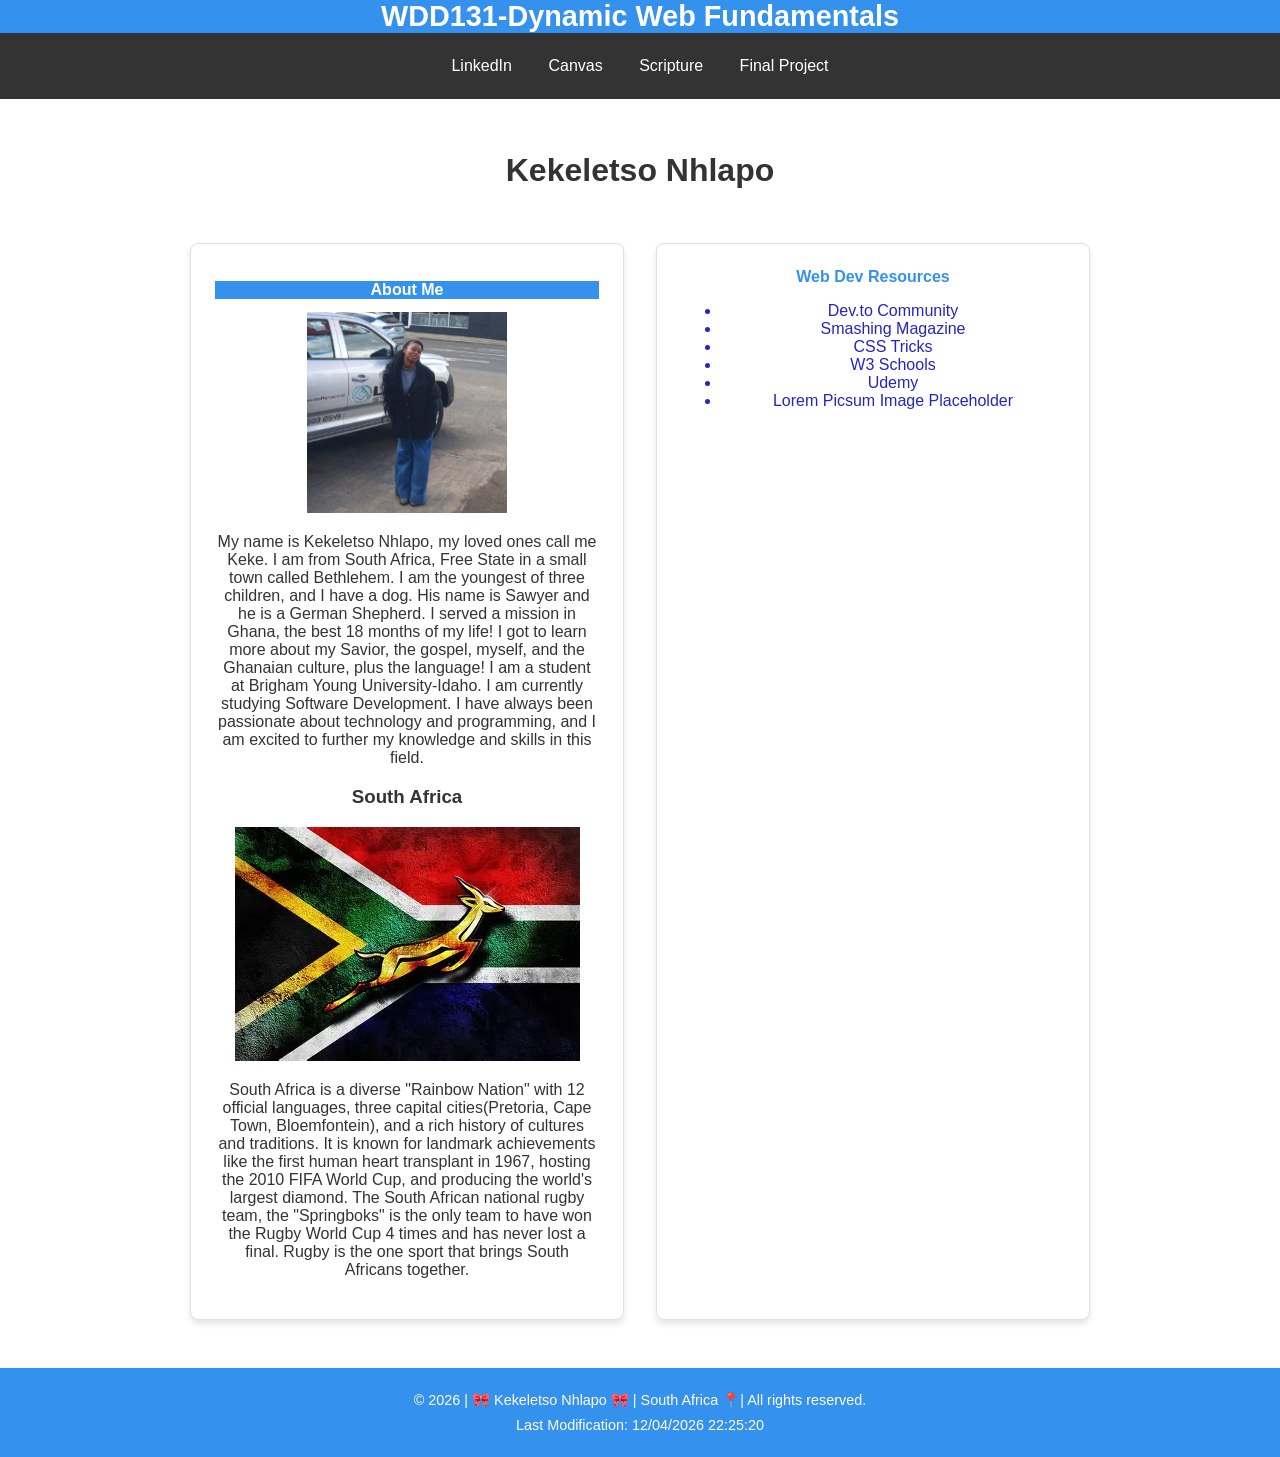
<file: index.html>
<!DOCTYPE html>
<html lang="en-US">
    <head>
        <meta charset="utf-8">
        <meta name="viewport" content="width=device-width, initial-scale=1.0">
        <title>WDD131-Dynamic Web Fundamentals - Kekeletso Nhlapo</title>
        <meta name="description" content="WDD131-Dynamic Web Fundamentals home page for Kekeletso Nhlapo">
        <meta name="author" content="KEKELETSO NHLAPO">

        <link rel="preconnect" href="https://fonts.googleapis.com">
        <link rel="preconnect" href="https://fonts.gstatic.com" crossorigin>
        <link href="https://fonts.googleapis.com/css2?family=Xanh+Mono:ital@0;1&display=swap" rel="stylesheet">

        <link rel="stylesheet" href="styles/base.css">
        <script src="scripts/getdates.js" defer></script>
 
    </head>
    <body>
        <header>
            <span id="course-title"> WDD131-Dynamic Web Fundamentals</span>
            <nav>
                <a href="https://www.linkedin.com/in/kekeletso-bt-b12aaa365?utm_source=share&utm_campaign=share_via&utm_content=profile&utm_medium=android_app">LinkedIn</a>
                <a href="https://byupw.instructure.com/">Canvas</a>
                <a href="https://www.churchofjesuschrist.org/study/scriptures/bofm/alma/5?lang=eng&id=intro1-p19#intro1 ">Scripture</a>
                <a href="#">Final Project</a>
            </nav>
        </header>
        <main>
            <h1>Kekeletso Nhlapo</h1>
            <section class="card">
                <h2>About Me</h2>
                <img src="images/profile2.png" alt="Profile picture of Kekeletso Nhlapo" width="200">
                <p>My name is Kekeletso Nhlapo, my loved ones call me Keke. I am from South Africa, Free State in a small town called Bethlehem. I am the youngest of three children, and I have a dog. His name is Sawyer and he is a German Shepherd. I served a mission in Ghana, the best 18 months of my life! I got to learn more about my Savior, the gospel, myself, and the Ghanaian culture, plus the language! I am a student at Brigham Young University-Idaho. I am currently studying Software Development. I have always been passionate about technology and programming, and I am excited to further my knowledge and skills in this field.</p>
            
                <h3>South Africa</h3>
                <img src="images/southafricanflag.webp" alt="Picture of the official South African Flag">
                <p>South Africa  is a diverse "Rainbow Nation" with 12 official languages, three capital cities(Pretoria, Cape Town, Bloemfontein), and a rich history of cultures and traditions. It is known for landmark achievements like the first human heart transplant in 1967, hosting the 2010 FIFA World Cup, and producing the world's largest diamond. The South African national rugby team, the "Springboks" is the only team to have won the Rugby World Cup 4 times and has never lost a final. Rugby is the one sport that brings South Africans together.</p>
            </section>
            <section class="card">
                <h4>Web Dev Resources</h4>
                
                    <ul>
                        <li>Dev.to Community</li>
                        <li>Smashing Magazine</li>
                        <li>CSS Tricks</li>
                        <li>W3 Schools</li>
                        <li>Udemy</li>
                        <li>Lorem Picsum Image Placeholder</li>
                    </ul>
                
            </section>
        </main>
        <footer>
            <p>© <span id="current-year"></span> | 🎀 Kekeletso Nhlapo 🎀 | South Africa 📍| All rights reserved.</p>
            <p><span id="last-modified"></span></p>
        </footer>
    </body>
</html>
</file>
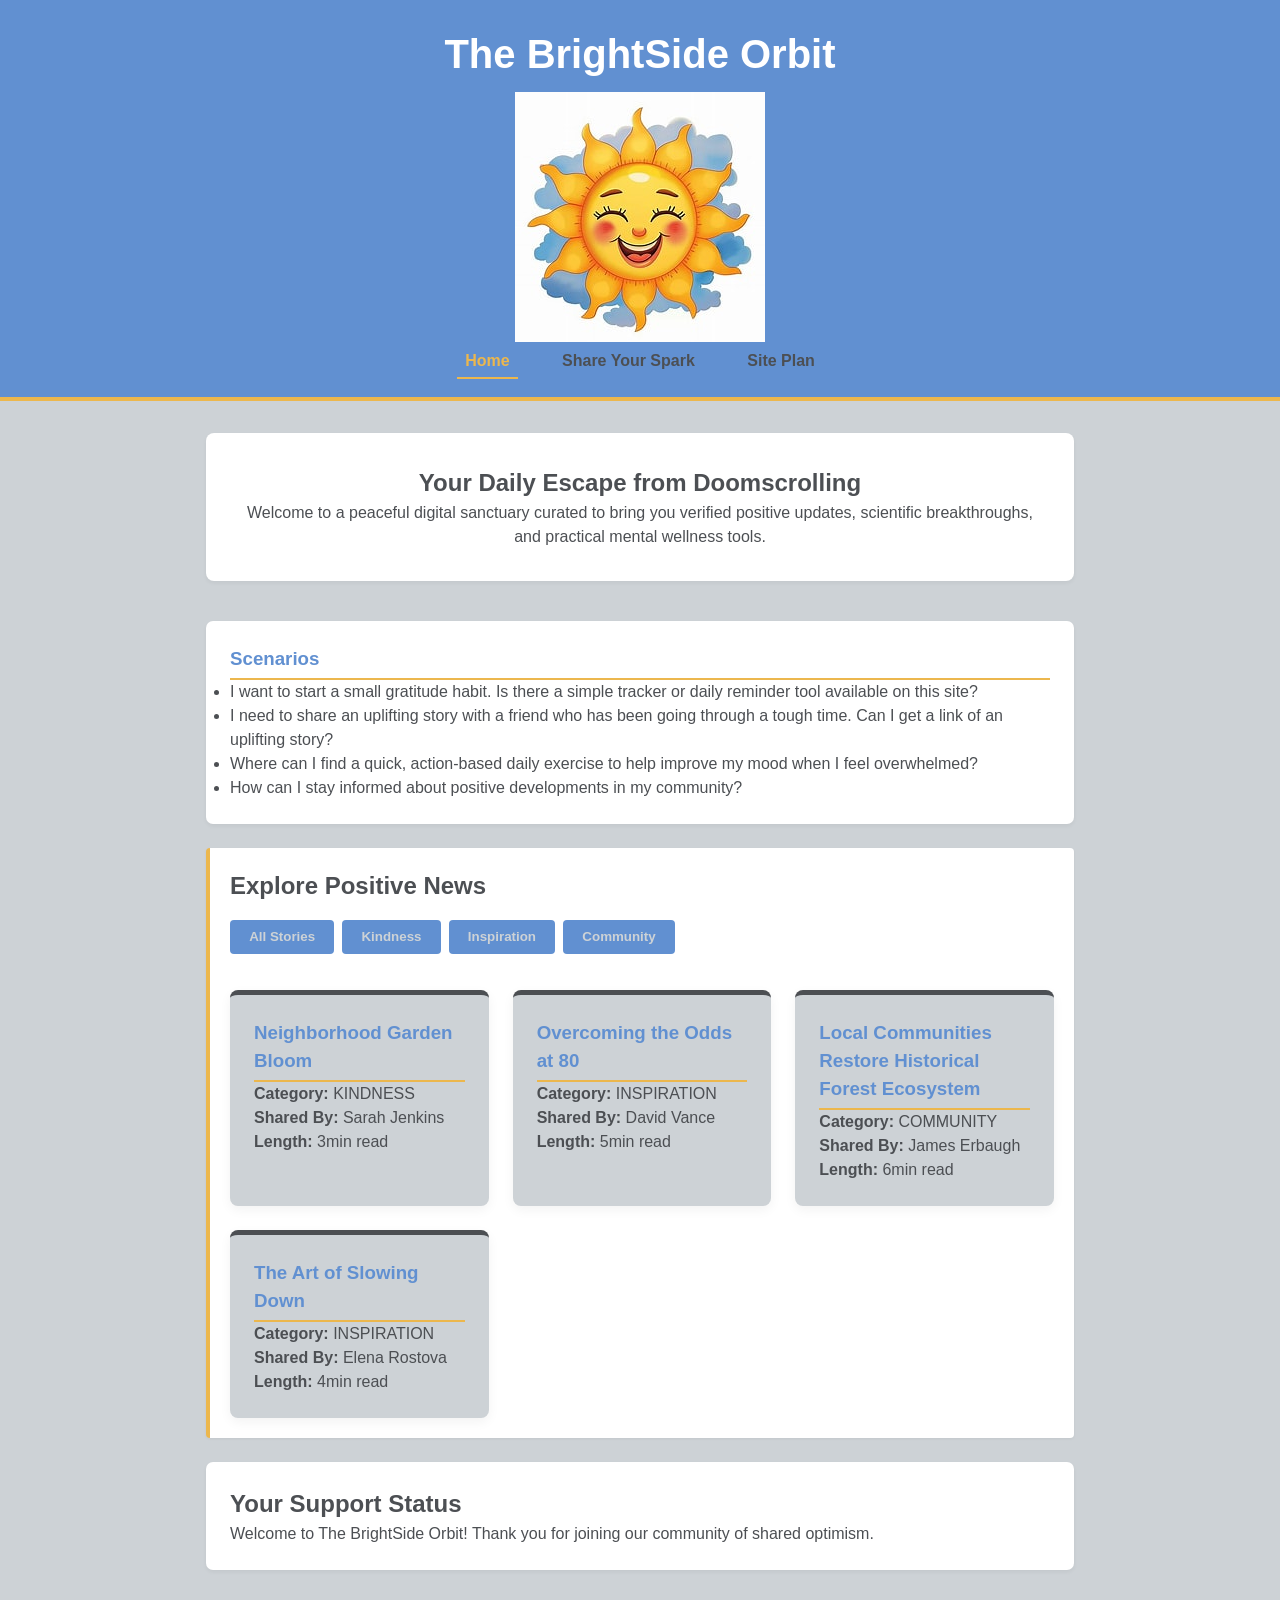
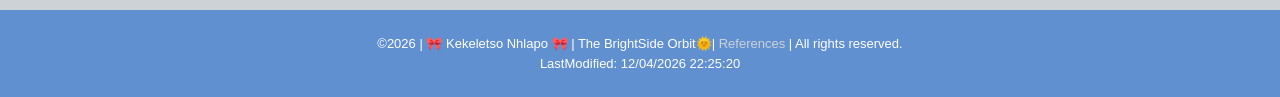
<file: project/index.html>
<!DOCTYPE html>
<html lang="en-US">
<head>
    <meta charset="UTF-8">
    <meta name="viewport" content="width=device-width, initial-scale=1.0">
    <title>The BrightSide Orbit | Optimism Hub</title>
    <meta name="description" content="An interactive mental training platform focused on realistic optimism tools.">
    <meta name="author" content="Kekeletso Nhlapo">

    <link rel="preconnect" href="https://fonts.googleapis.com">
    <link rel="preconnect" href="https://fonts.gstatic.com" crossorigin>
    <link href="https://fonts.googleapis.com/css2?family=Xanh+Mono:ital@0;1&display=swap" rel="stylesheet">

    <link rel="stylesheet" href="styles/project.css">
    <script src="scripts/project.js" defer></script>
    </head>
    <body>
        <header>
            <div class="logo-container">
                <h1>The BrightSide Orbit</h1>
                <img src="images/siteplan.png" alt="The BrightSide Orbit Site Logo." loading="lazy">
            </div>
            <nav>
                <a href="index.html" class="active">Home</a>
                <a href="form.html">Share Your Spark</a>
                <a href="siteplan.html">Site Plan</a>
            </nav>
        </header>
        <main>
            <section id="hero">
                <h2>Your Daily Escape from Doomscrolling</h2>
                <p>Welcome to a peaceful digital sanctuary curated to bring you verified positive updates, scientific breakthroughs, and practical mental wellness tools.</p>
            </section>

            <section id="scenarios">
                <h3>Scenarios</h3>
                <ul>
                    <li>I want to start a small gratitude habit. Is there a simple tracker or daily reminder tool available on this site?</li>
                    <li>I need to share an uplifting story with a friend who has been going through a tough time. Can I get a link of an uplifting story? </li>
                    <li>Where can I find a quick, action-based daily exercise to help improve my mood when I feel overwhelmed?</li>
                    <li>How can I stay informed about positive developments in my community?</li>
                </ul>
            </section>

            <section id="dashboard">
                <h2>Explore Positive News</h2>
                <div id="filter-controls">
                    <button data-type="all">All Stories</button>
                    <button data-type="kindness">Kindness</button>
                    <button data-type="inspiration">Inspiration</button>
                    <button data-type="community">Community</button>
                </div>
                <div id="event-container" class="grid-container"></div>
            </section>
            <section id="status-panel">
                <h2>Your Support Status</h2>
                <p id="visit-counter">Loading greeting...</p>
            </section>
        </main>
        <footer>
            <p>&copy;<span id="year"></span> | 🎀 Kekeletso Nhlapo 🎀 | The BrightSide Orbit🌞| <a href="references.html">References</a> | All rights reserved.</p>
            <p>LastModified: <span id="lastModified"></span></p>
        </footer>
        </body>
        </html>
</file>
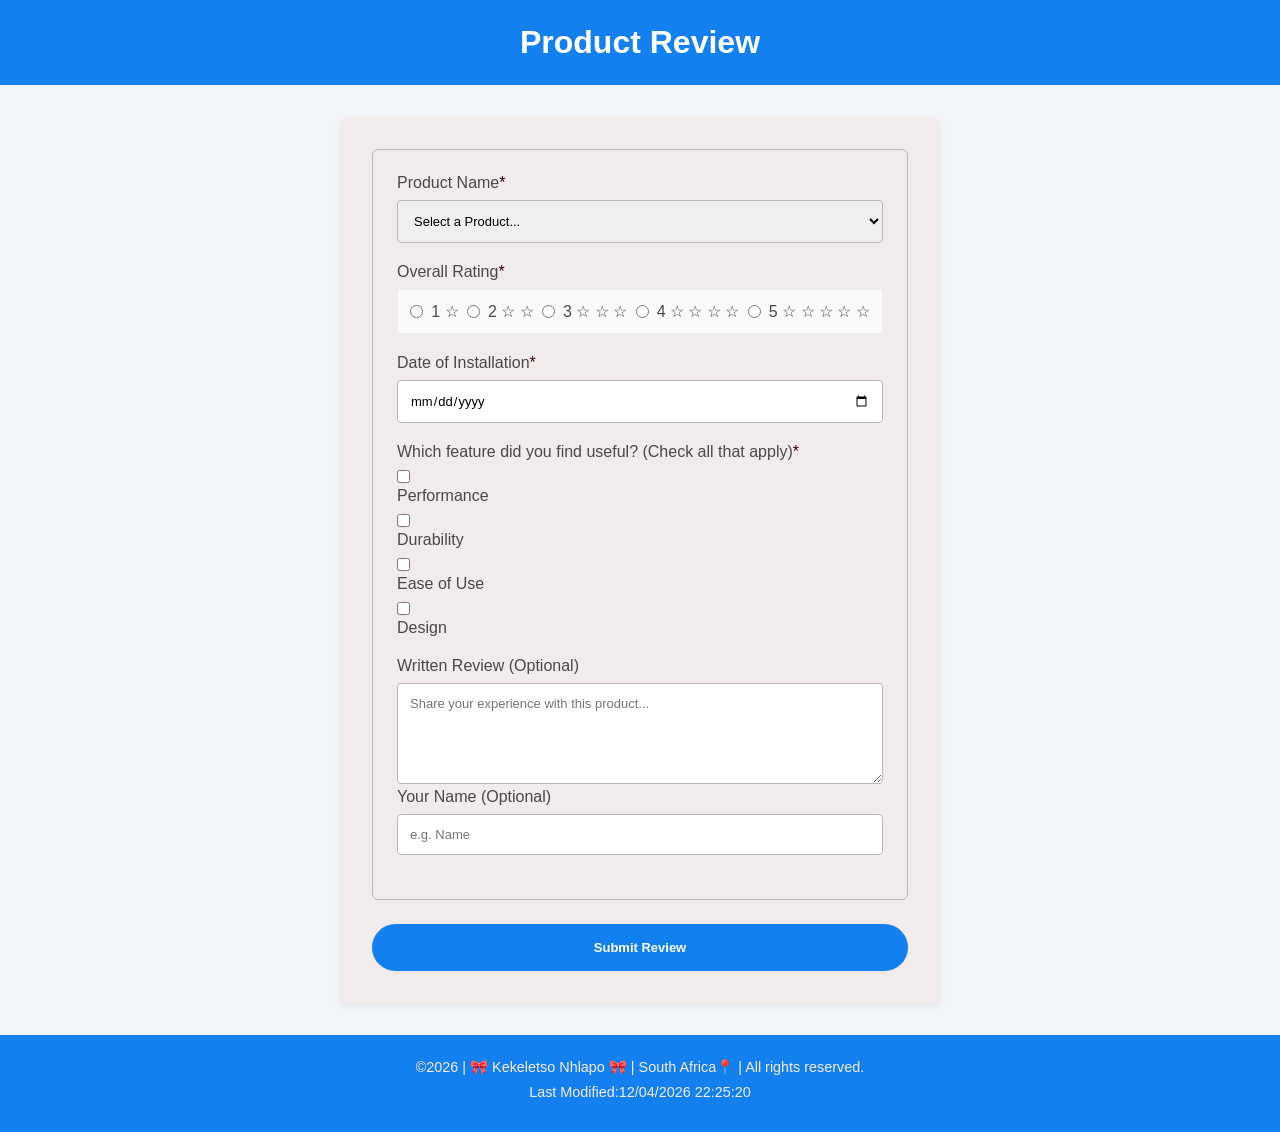
<file: form.html>
<!DOCTYPE html>
<html lang="en-US">
    <head>
        <meta charset="utf-8">
        <meta name="viewport" content="width=device-width, initial-scale=1.0">
        <title>Product Review Form</title>
        <meta name="description" content="An interactive Product Review Form Assignment built for WDD131 web fronted development course at BYU-Idaho.">
        <meta name="author" content="Kekeletso Nhlapo">

        <link rel="stylesheet" href="styles/form.css">
        <script src="scripts/form.js"></script>
    </head>
    <body>
        <header>
            <h1>Product Review</h1>
        </header>
        <main>
            <form method="get" action="review.html">
                <fieldset>
                
                    <div class="form-control">
                        <label for="product-name">Product Name<span class="required">*</span></label>
                        <select id="product-name" name="ProductName" required>
                            <option value="" disabled selected>Select a Product...</option>
                        </select>
                    </div>

                    <div class="form-control">
                        <label id="rating">Overall Rating<span class="required">*</span></label>
                        <div class="rating-container">
                            <input type="radio" id="star1" name="rating" value="1" required>
                            <label for="star1"><span class="star-label">1 &star;</span></label>
    
                            <input type="radio" id="star2" name="rating" value="2" required>
                            <label for="star2"><span class="star-label">2 &star; &star;</span></label>

                            <input type="radio" id="star3" name="rating" value="3" required>
                            <label for="star3"><span class="star-label">3 &star; &star; &star;</span></label>

                            <input type="radio" id="star4" name="rating" value="4" required>
                            <label for="star4"><span class="star-label">4 &star; &star; &star; &star;</span></label>

                            <input type="radio" id="star5" name="rating" value="5" required>
                            <label for="star5"><span class="star-label">5 &star; &star; &star; &star; &star;</span></label>
                        </div>
                    </div>

                    <div class="form-control">
                        <label for="date-installation">Date of Installation<span class="required">*</span></label>
                        <input type="date" id="date-installation" name="dateInstallation" required>
                    </div>

                    <div class="form-control">
                        <label id="features">Which feature did you find useful? (Check all that apply)<span class="required">*</span></label>

                            <input type="checkbox" id="featPerformance" name="features">
                            <label for="featPerformance">Performance</label>

                            <input type="checkbox" id="featDurability" name="feature">
                            <label for="featDurability">Durability</label>

                            <input type="checkbox" id="featEaseofUse" name="feature">
                            <label for="featEaseofUse">Ease of Use</label>

                            <input type="checkbox" id="featDesign" name="feature">
                            <label for="featDesign">Design</label>
                    </div>

                    <div class="form-control">
                        <label for="writtenReview">Written Review (Optional)</label>
                        <textarea id="writtenReview" name="writtenReview" rows="5" placeholder="Share your experience with this product..."></textarea>

                        <label for="userName">Your Name (Optional)</label>
                        <input type="text" id="userName" name="userName" placeholder="e.g. Name">
                    </div>
                </fieldset>   

                <input type="submit" value="Submit Review" class="submit-btn">
            </form>
        </main>
        <footer>
            <p>&copy;<span id="year"></span> | 🎀 Kekeletso Nhlapo 🎀 | South Africa📍 | All rights reserved.</p>
            <p>Last Modified:<span id="lastModified"></span></p>
        </footer>
    </body>
</html>
</file>
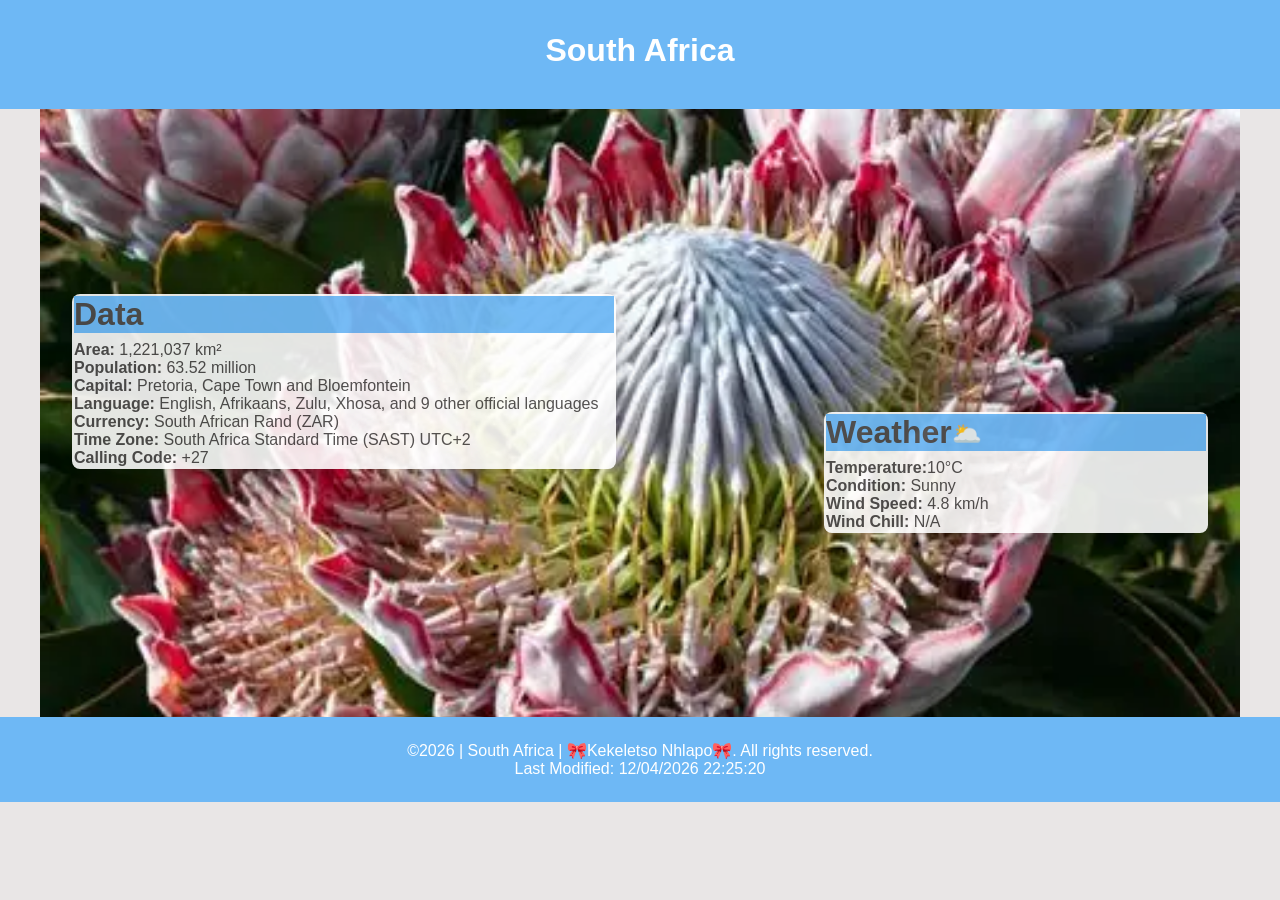
<file: place.html>
<!DOCTYPE html>
<html lang="en-US">
    <head>
        <meta charset="utf-8">
        <meta name="viewport" content="width=device-width, initial-scale=1.0">
        <title>Discover South Africa</title>
        <meta name="description" content="WDD 131 assignment showing data, weather, and highlights of South Africa.">
        <meta name="author" content="Kekeletso Nhlapo.">

        <link rel="stylesheet" href="styles/place.css">
        <link rel="stylesheet" href="styles/place-large.css">

        <script src="scripts/place.js" defer></script>
    </head>
    <body>
        <header>
            <h1>South Africa</h1>
        </header>
        <main>

            <div class="hero">
                <picture>
                    <img src="images/hero-medium.webp" alt="South Africa's national flower">
                </picture>

                <section class="data-card">
                    <h2>Data</h2>
                    <p><strong>Area:</strong> 1,221,037 km²</p>
                    <p><strong>Population:</strong> 63.52 million</p>
                    <p><strong>Capital:</strong> Pretoria, Cape Town and Bloemfontein</p>
                    <p><strong>Language:</strong> English, Afrikaans, Zulu, Xhosa, and 9 other official languages</p>
                    <p><strong>Currency:</strong> South African Rand (ZAR)</p>
                    <p><strong>Time Zone:</strong> South Africa Standard Time (SAST) UTC+2</p>
                    <p><strong>Calling Code:</strong> +27</p>
                </section>

                <section class="weather-card">
                    <h2 class="weather-title">Weather</h2>
                    <p><strong>Temperature:</strong><span id="temp">10</span>°C</p>
                    <p><strong>Condition:</strong> Sunny</p>
                    <p><strong>Wind Speed:</strong><span id="wind-speed"> 4.8</span> km/h</p>
                    <p id="Wind-chill"><strong>Wind Chill:</strong> N/A</p>
                </section>
            </div>
        </main>
        <footer>
            <p>©️<span id="current-year"></span> | South Africa | 🎀Kekeletso Nhlapo🎀. All rights reserved.</p>
            <p class="last-modified">Last Modified: <span id="lastModified"></span></p>
        </footer>
    </body>
    </html>
</file>
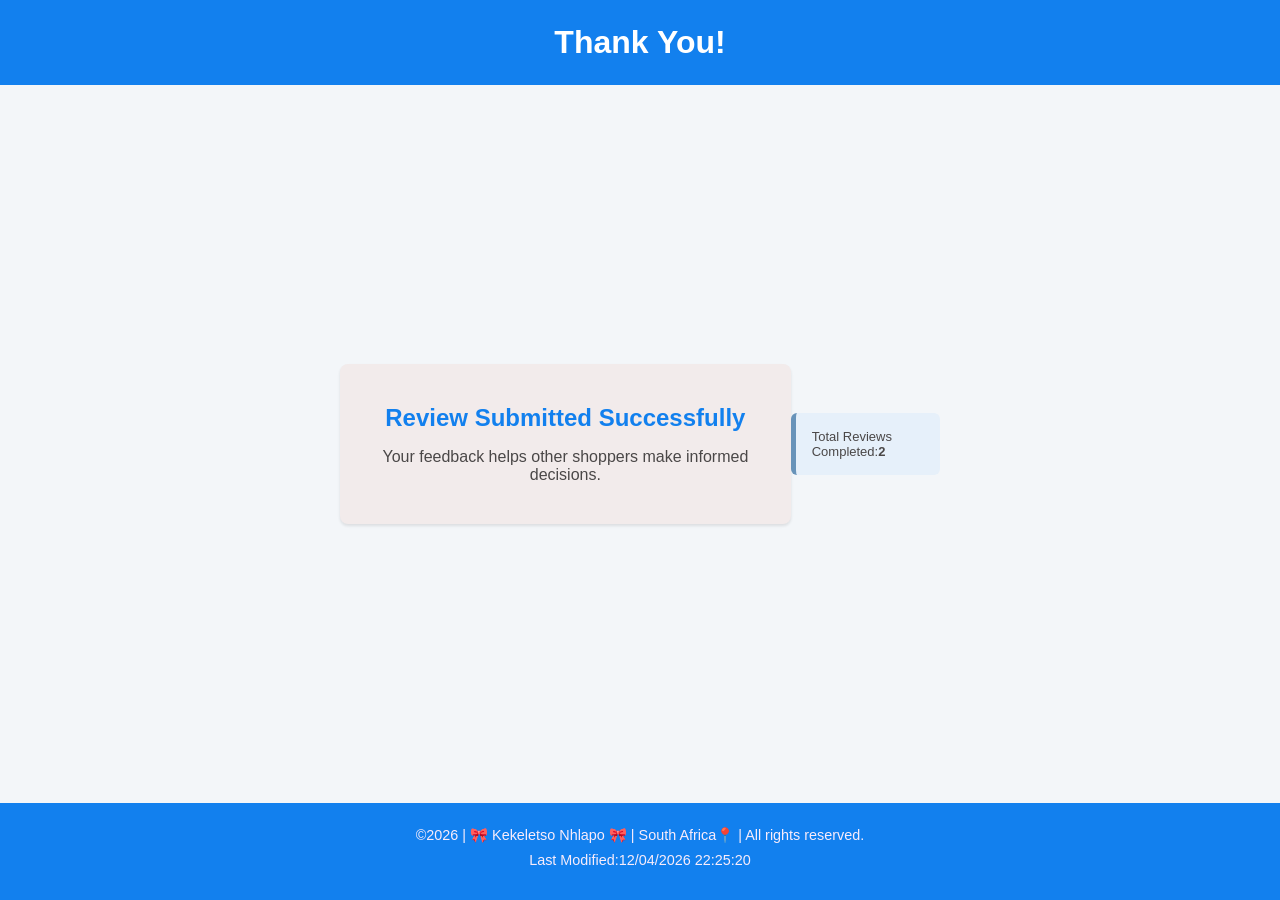
<file: review.html>
<!DOCTYPE html>
<html lang="en-US">
    <head>
        <meta charset="utf-8">
        <meta name="viewport" content="width=device-width, initial-scale=1.0">
        <title>Product Review Form</title>
        <meta name="description" content="An interactive Product Review Form Assignment built for WDD131 web fronted development course, featuring semantic HTML5 markup and dynamic element population at BYU-Idaho.">
        <meta name="author" content="Kekeletso Nhlapo">

        <link rel="stylesheet" href="styles/form.css">
        <script src="scripts/review.js" defers></script>
    </head>
    <body>
        <header>
            <h1>Thank You!</h1>
        </header>
        <main class="confirmation-main">
            <div class="card">
                <h2>Review Submitted Successfully</h2>
                <p>Your feedback helps other shoppers make informed decisions.</p>
            </div>
            <div class="counter-display">
                <p>Total Reviews Completed:<strong id="counter-value">0</strong></p>
                <script src="scripts/review.js" defer></script>
            </div>
        </main>
        <footer>
            <p>&copy;<span id="year"></span> | 🎀 Kekeletso Nhlapo 🎀 | South Africa📍 | All rights reserved.</p>
            <p>Last Modified:<span id="lastModified"></span></p>
        </footer>
    </body>
</file>
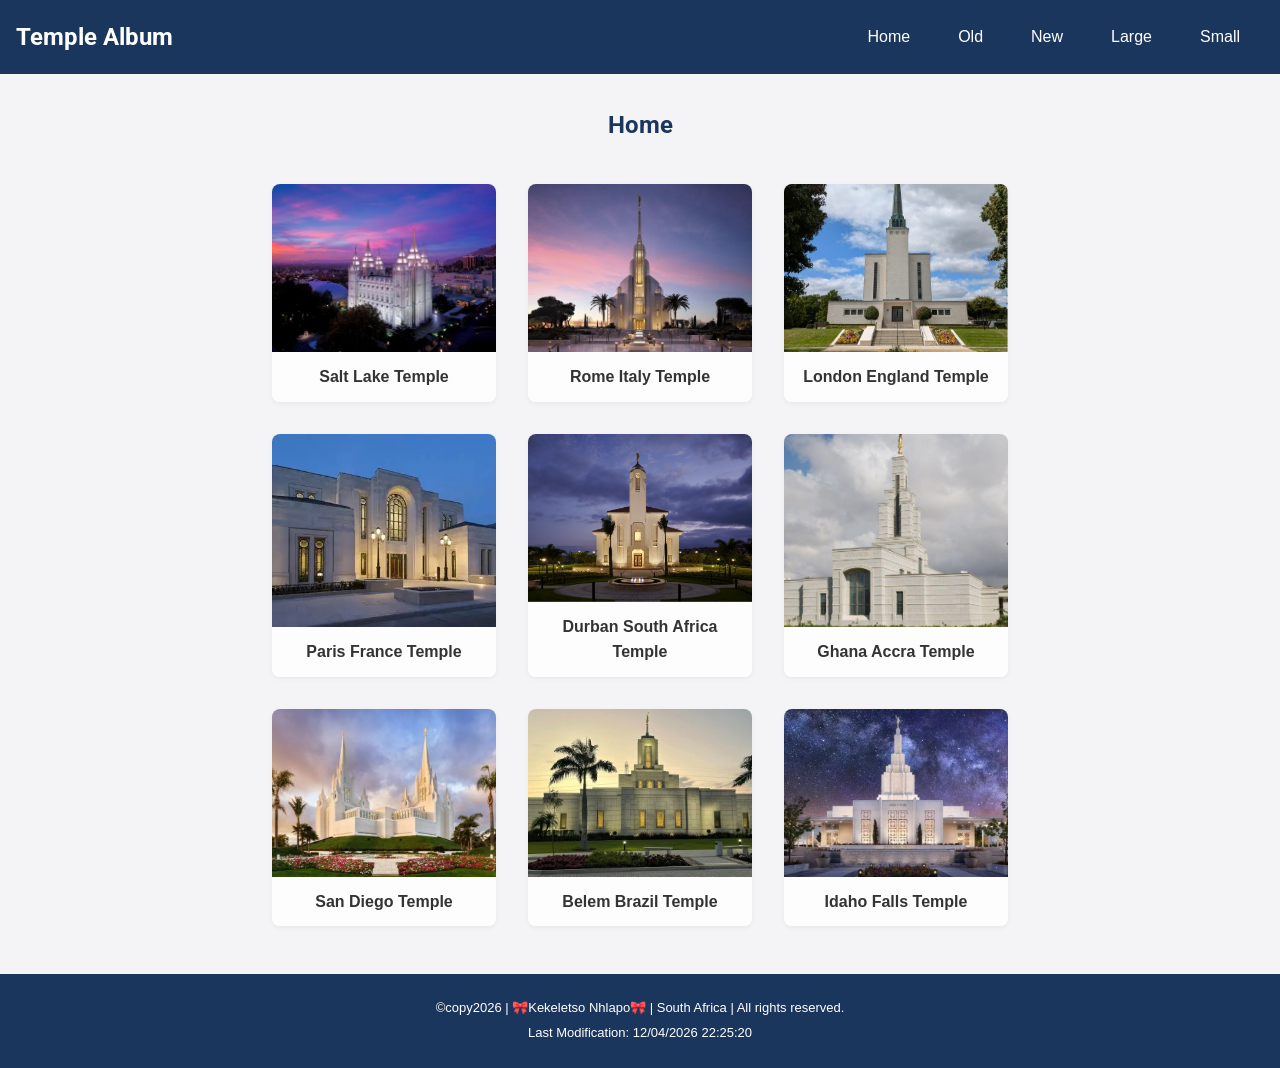
<file: temples.html>
<!DOCTYPE html>
<html lang="en-US">
    <head>
        <meta charset="utf-8">
        <meta name="viewport" content="width=device-width, initial-scale=1.0">
        <title>WDD131 | Temple Album</title>
        <meta name="description" content="A responsive temple album page featuring a grid layout that adjusts to different screen sizes and lazy loading for images to improve performance.">
        <meta name="author" content="Kekeletso Nhlapo">

        <link rel="preconnect" href="https://fonts.googleapis.com">
        <link rel="preconnect" href="https://fonts.gstatic.com" crossorigin>
        <link href="https://fonts.googleapis.com/css2?family=Roboto:wght@300;400;700&display=swap" rel="stylesheet">

        <link rel="stylesheet" href="styles/temples.css">
        <link rel="stylesheet" href="styles/temples-large.css">

        <script src="scripts/temples.js" defer></script>
    </head>
    <body>
        <header>
            <h1>Temple Album</h1>
            <button id="hamburger-btn" aria-label="Toggle navigation menu">&#9776;</button>
            <nav>
                <ul id="nav-list">
                    <li><a href="#">Home</a></li>
                    <li><a href="#">Old</a></li>
                    <li><a href="#">New</a></li>
                    <li><a href="#">Large</a></li>  
                    <li><a href="#">Small</a></li>
                </ul>
            </nav>
        </header>
        <main>
            <h2>Home</h2>
            <div class="gallery-grid">
                <figure>
                    <img src="images/temple1.jpg" alt="Salt Lake Temple" loading="lazy">
                    <figcaption>Salt Lake Temple</figcaption>
                </figure>
                <figure>
                    <img src="images/temple2.jpg" alt="Rome Italy Temple" loading="lazy">
                    <figcaption>Rome Italy Temple</figcaption>
                </figure>
                <figure>
                    <img src="images/temple3.jpg" alt="London England Temple" loading="lazy">
                    <figcaption>London England Temple</figcaption>
                </figure>
                <figure>
                    <img src="images/temple4.jpg" alt="Paris France Temple" loading="lazy">
                    <figcaption>Paris France Temple</figcaption>
                </figure>
                <figure>
                    <img src="images/temple5.jpg" alt="Durban South Africa Temple" loading="lazy">
                    <figcaption>Durban South Africa Temple</figcaption>
                </figure>
                <figure>
                    <img src="images/temple6.jpg" alt="Ghana Accra Temple" loading="lazy">
                    <figcaption>Ghana Accra Temple</figcaption>
                </figure>
                <figure>
                    <img src="images/temple7.jpg" alt="San Diego Temple" loading="lazy">
                    <figcaption>San Diego Temple</figcaption>
                </figure>
                <figure>
                    <img src="images/temple8.jpg" alt="Belem Brazil Temple" loading="lazy">
                    <figcaption>Belem Brazil Temple</figcaption>
                </figure>
                <figure>
                    <img src="images/temple9.jpg" alt="Idaho Falls Temple" loading="lazy">
                    <figcaption>Idaho Falls Temple</figcaption>
                </figure>
            </div>
        </main>
        <footer>
            <p>©️copy<span id="current-year"></span> | 🎀Kekeletso Nhlapo🎀 | South Africa | All rights reserved.</p>
            <p><span id="lastModified"></span></p>
        </footer>
    </body>
</html>
</file>
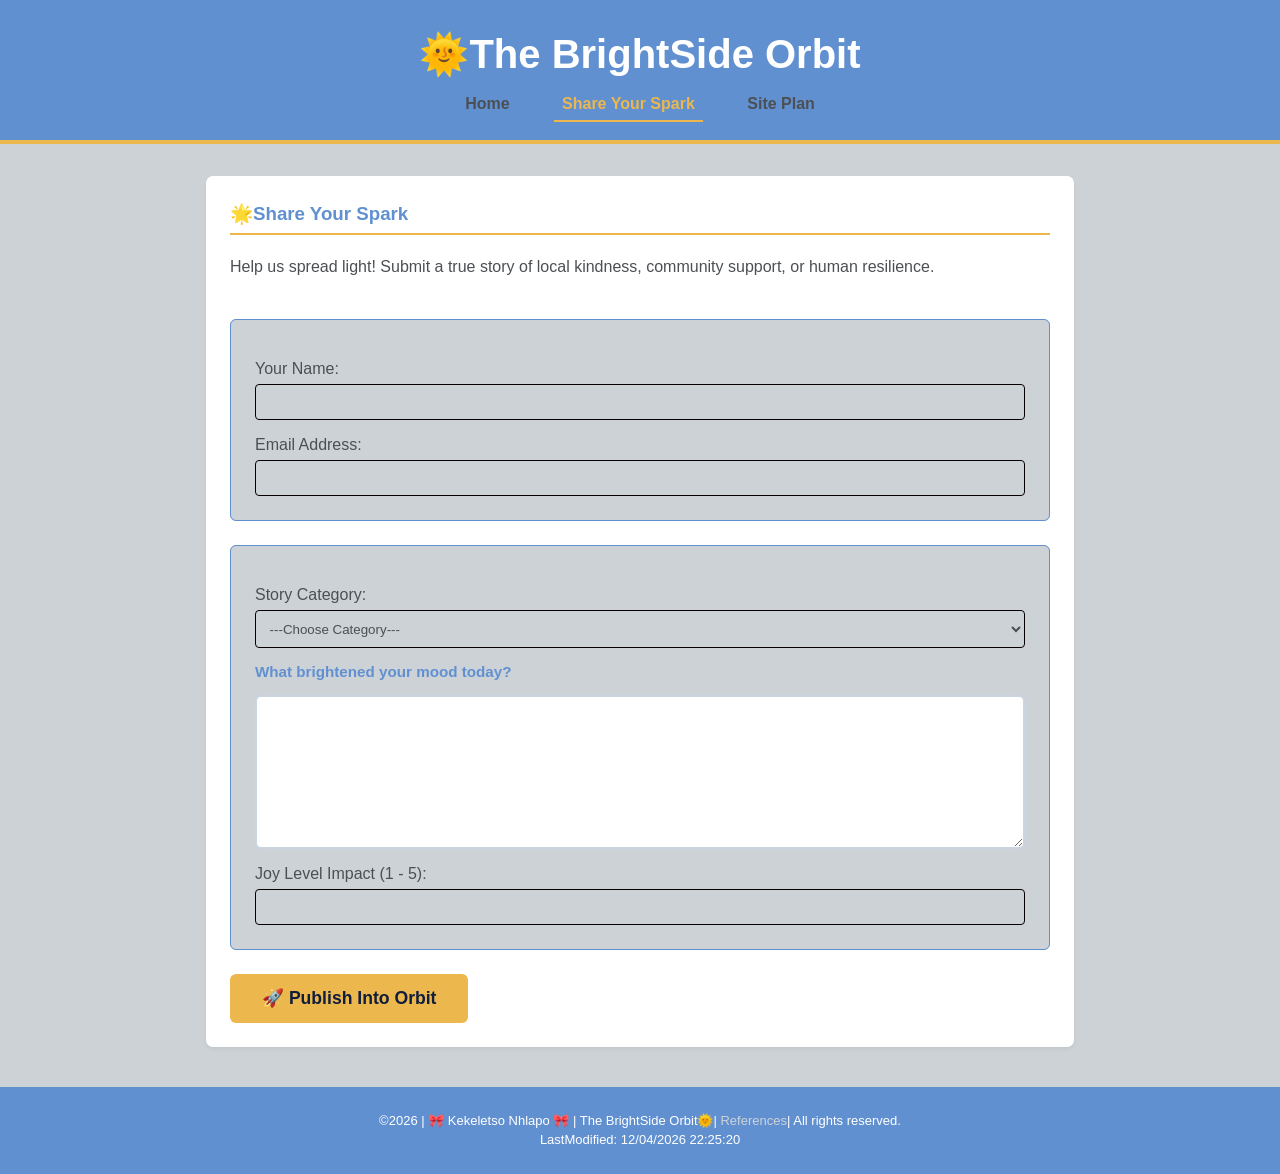
<file: project/form.html>
<!DOCTYPE html>
<html lang="en-US">
<head>
    <meta charset="UTF-8">
    <meta name="viewport" content="width=device-width, initial-scale=1.0">
    <title>The BrightSide Orbit | Share Your Story</title>
    <meta name="description" content="An interactive mental training platform focused on realistic optimism tools.">
    <meta name="author" content="Kekeletso Nhlapo">

    <link rel="preconnect" href="https://fonts.googleapis.com">
    <link rel="preconnect" href="https://fonts.gstatic.com" crossorigin>
    <link href="https://fonts.googleapis.com/css2?family=Xanh+Mono:ital@0;1&display=swap" rel="stylesheet">

    <link rel="stylesheet" href="styles/project.css">
    <script src="scripts/project.js" defer></script>
</head>
<body>
    <header>
        <h1>🌞The BrightSide Orbit</h1>
        <nav>
            <a href="index.html">Home</a>
            <a href="form.html" class="active">Share Your Spark</a>
            <a href="siteplan.html">Site Plan</a>
        </nav>
    </header>
    <main>
        <section class="form-container">
                <h3>🌟Share Your Spark</h3>
                <p>Help us spread light! Submit a true story of local kindness, community support, or human resilience.</p>
                <div class="form-feedback" role="status" aria-live="polite"></div>
                <form id="sighting-form"   action="index.html" method="get">

                    <fieldset>
                        <label for="observer-name">Your Name: </label>
                        <input type="text" id="observer-name" name="observerName" required>
                    
                        <label for="observer-email">Email Address: </label>
                        <input type="email" id="observer-email" name="observerEmail" required>
                    </fieldset>

                    <fieldset>
                        <label for="object-type">Story Category: </label>
                        <select id="object-type" name="objectType" required>
                            <option value="">---Choose Category---</option>
                            <option value="kindness">Acts of Kindness❤️‍🩹</option>
                            <option value="inspiration">Inspirational Personal Milestones🌱</option>
                            <option value="innovations">Medical & Tech Advancements🔬</option>
                            <option value="community">Neighborhood Unity🫂</option>
                        </select>

                        <div class="form-group">
                        <label for="story-content">What brightened your mood today?</label>
                        <textarea id="story-content" name="storyContent" rows="10" required></textarea>
                        </div>
                    
                        <label for="sky-conditions">Joy Level Impact (1 - 5): </label>
                        <input type="number" id="sky-conditions" name="skyConditions" min="1" max="5" required>
                    </fieldset>
                    <button type="submit" class="submit-btn">🚀 Publish Into Orbit</button>
                </form>
        </section>
    </main>
    <footer>
        <p>&copy;<span id="year"></span> | 🎀 Kekeletso Nhlapo 🎀 | The BrightSide Orbit🌞| <a href="references.html">References</a>| All rights reserved.</p>
        <p>LastModified: <span id="lastModified"></span></p>
    </footer>
</body>
</html>
</file>
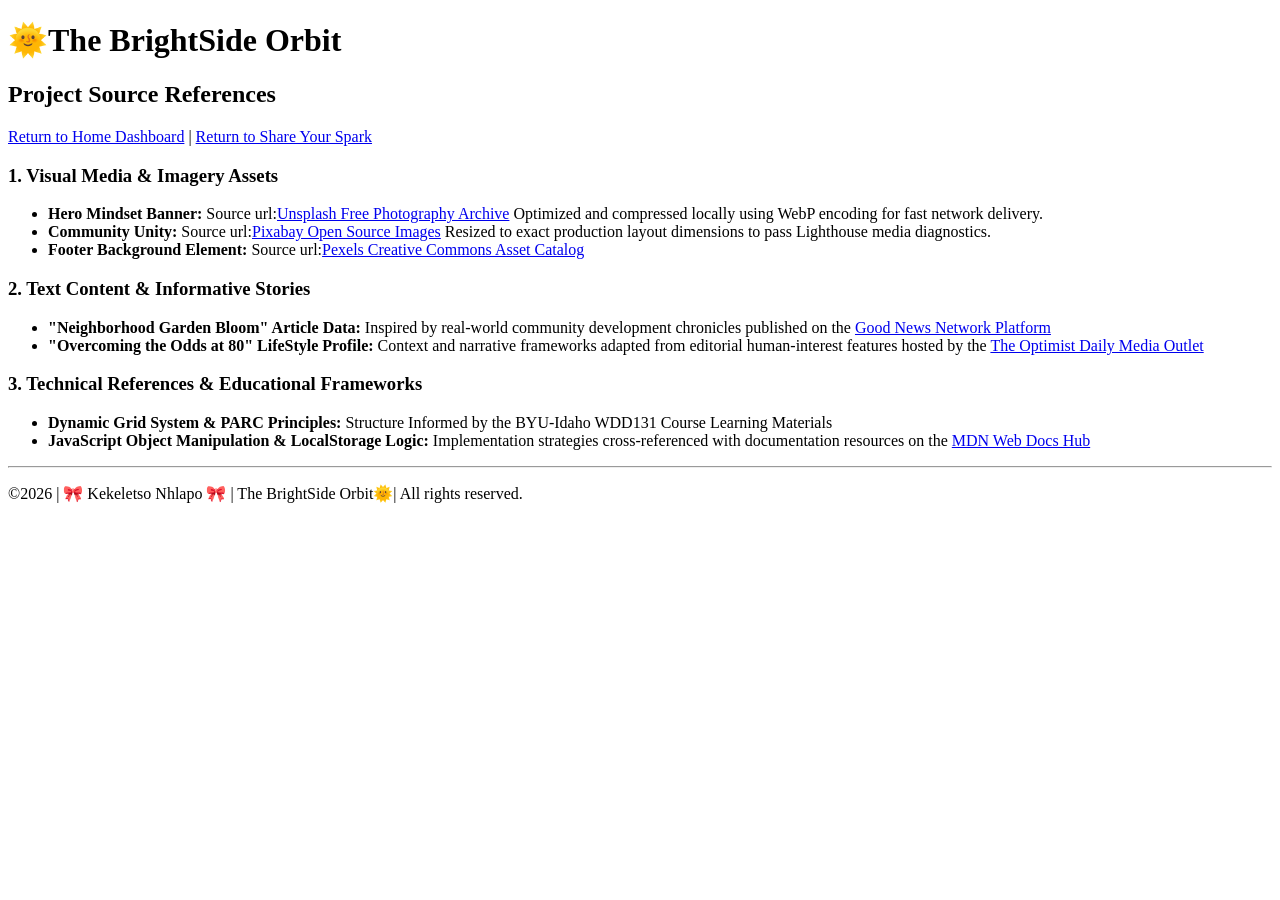
<file: project/references.html>
<!DOCTYPE html>
<html lang="en-US">
<head>
    <meta charset="UTF-8">
    <meta name="viewport" content="width=device-width, initial-scale=1.0">
    <title>The BrightSide Orbit | Source References</title>
    <meta name="description" content="An interactive mental training platform focused on realistic optimism tools.">
    <meta name="author" content="Kekeletso Nhlapo">

    <link rel="preconnect" href="https://fonts.googleapis.com">
    <link rel="preconnect" href="https://fonts.gstatic.com" crossorigin>
    <link href="https://fonts.googleapis.com/css2?family=Xanh+Mono:ital@0;1&display=swap" rel="stylesheet">
</head>
<body>
    <header>
        <h1>🌞The BrightSide Orbit</h1>
        <h2>Project Source References</h2>
        <p><a href="index.html">Return to Home Dashboard</a> | <a href="form.html">Return to Share Your Spark</a></p>
    </header>
    <main>
        <section>
            <h3>1. Visual Media & Imagery Assets</h3>
            <ul>
                <li><strong>Hero Mindset Banner: </strong>
                Source url:<a href="https://unsplash.com" target="_blank" rel="noopener">Unsplash Free Photography Archive</a>
                Optimized and compressed locally using WebP encoding for fast network delivery.</li>
                <li><strong>Community Unity: </strong>
                Source url:<a href="https://pixabay.com" target="_blank" rel="noopener">Pixabay Open Source Images</a>
                Resized to exact production layout dimensions to pass Lighthouse media diagnostics.</li>
                <li><strong>Footer Background Element: </strong>
                Source url:<a href="https://pexels.com" target="_blank" rel="noopener">Pexels Creative Commons Asset Catalog</a></li>
            </ul>
        </section>
        <section>
            <h3>2.  Text Content & Informative Stories</h3>
            <ul>
                <li><strong>"Neighborhood Garden Bloom" Article Data: </strong>
                Inspired by real-world community development chronicles published on the <a href="https://goodnewsnetwork.org" target="_blank" rel="noopener">Good News Network Platform</a></li>
                <li><strong>"Overcoming the Odds at 80" LifeStyle Profile: </strong>
                Context and narrative frameworks adapted from editorial human-interest features hosted by the <a href="https://optimistdaily.com" target="_blank" rel="noopener">The Optimist Daily Media Outlet</a></li>
            </ul>
        </section>
        <section>
            <h3>3. Technical References & Educational Frameworks</h3>
            <ul>
                <li><strong>Dynamic Grid System & PARC Principles: </strong>
                Structure Informed by the BYU-Idaho WDD131 Course Learning Materials</li>
                <li><strong>JavaScript Object Manipulation & LocalStorage Logic: </strong>
                Implementation strategies cross-referenced with documentation resources on the <a href="https://mozilla.org" target="_blank" rel="noopener">MDN Web Docs Hub</a></li>
            </ul>
        </section>
    </main>
    <footer>
        <hr>
        <p>&copy;2026 | 🎀 Kekeletso Nhlapo 🎀 | The BrightSide Orbit🌞| All rights reserved.</p>
    </footer>
</body>
</html>
</file>
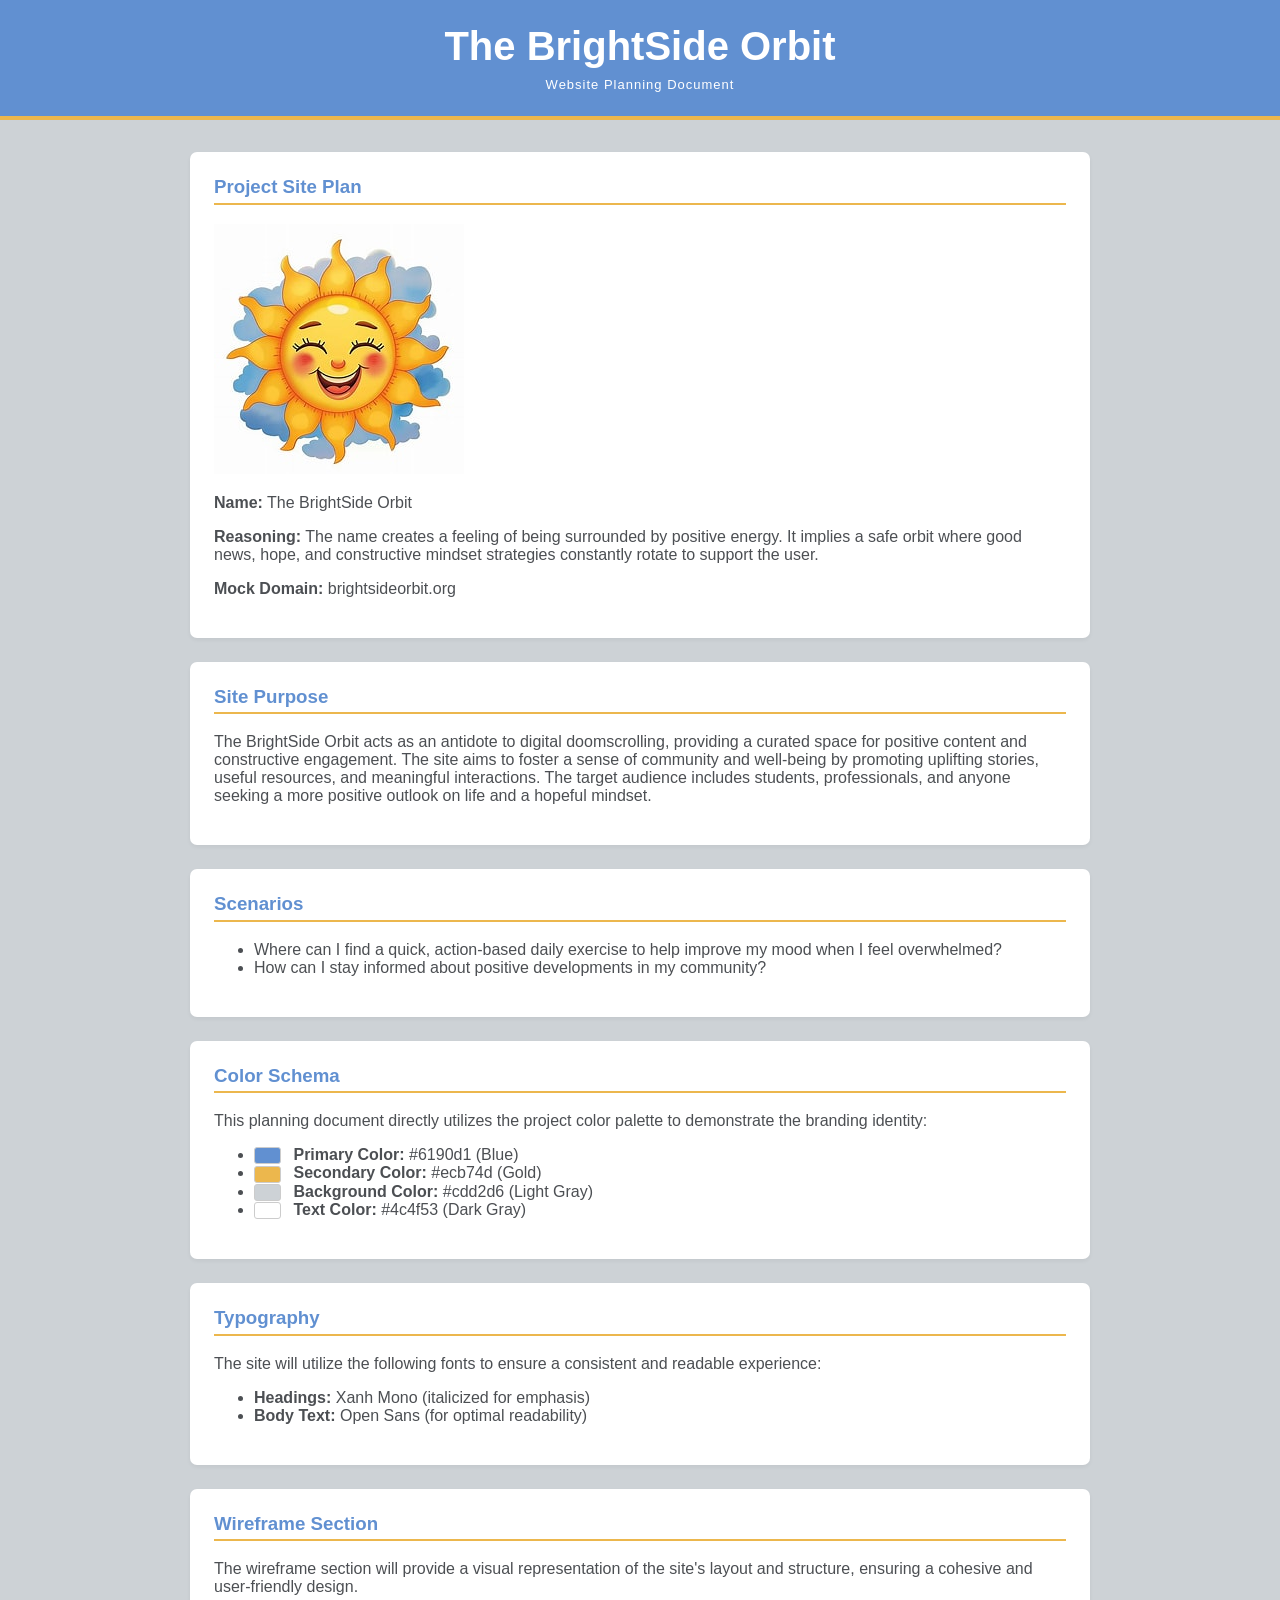
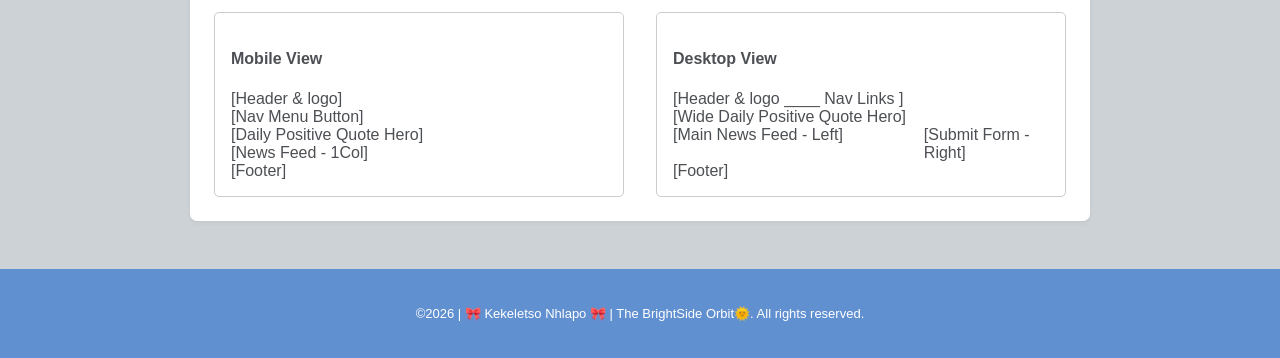
<file: project/siteplan.html>
<!DOCTYPE html>
<html lang="en-US">
<head>
    <meta charset="UTF-8">
    <meta name="viewport" content="width=device-width, initial-scale=1.0">
    <title>The BrightSide Orbit - Site Plan</title>
    <meta name="description" content="An interactive mental training platform focused on realistic optimism tools.">
    <meta name="author" content="Kekeletso Nhlapo">

    <link rel="preconnect" href="https://fonts.googleapis.com">
    <link rel="preconnect" href="https://fonts.gstatic.com" crossorigin>
    <link href="https://fonts.googleapis.com/css2?family=Xanh+Mono:ital@0;1&display=swap" rel="stylesheet">

    <link rel="stylesheet" href="styles/siteplan.css">
</head>
<body>
    <header>
        <h1>The BrightSide Orbit</h1>
        <h2>Website Planning Document</h2>
    </header>
    <main>
        <section>
            <h3>Project Site Plan</h3>
            <img src="images/siteplan.png" alt="The BrightSide Orbit Site Plan Logo">
            <p><strong>Name:</strong> The BrightSide Orbit</p>
            <p><strong>Reasoning:</strong> The name creates a feeling of being surrounded by positive energy. It implies a safe orbit where good news, hope, and constructive mindset strategies constantly rotate to support the user. </p>
            <p><strong>Mock Domain:</strong> brightsideorbit.org</p>
        </section>
        <section>
            <h3>Site Purpose</h3>
            <p>The BrightSide Orbit acts as an antidote to digital doomscrolling, providing a curated space for positive content and constructive engagement. The site aims to foster a sense of community and well-being by promoting uplifting stories, useful resources, and meaningful interactions. The target audience includes students, professionals, and anyone seeking a more positive outlook on life and a hopeful mindset.</p>
        </section>
        <section>
            <h3>Scenarios</h3>
            <ul>
                <li>Where can I find a quick, action-based daily exercise to help improve my mood when I feel overwhelmed?</li>
                <li>How can I stay informed about positive developments in my community?</li>
            </ul>
        </section>
        <section>
            <h3>Color Schema</h3>
            <p>This planning document directly utilizes the project color palette to demonstrate the branding identity:</p>
            <ul>
                <li><span class="color-box primary"></span> <strong>Primary Color:</strong> #6190d1 (Blue)</li>
                <li><span class="color-box secondary"></span> <strong>Secondary Color:</strong> #ecb74d (Gold)</li>
                <li><span class="color-box background"></span> <strong>Background Color:</strong> #cdd2d6 (Light Gray)</li>
                <li><span class="color-box text"></span> <strong>Text Color:</strong> #4c4f53 (Dark Gray)</li>
            </ul>
        </section>
        <section>
            <h3>Typography</h3>
            <p>The site will utilize the following fonts to ensure a consistent and readable experience:</p>
            <ul>
                <li><strong>Headings:</strong> Xanh Mono (italicized for emphasis)</li>
                <li><strong>Body Text:</strong> Open Sans (for optimal readability)</li>
            </ul>
        </section>
        <section>
            <h3>Wireframe Section</h3>
            <p>The wireframe section will provide a visual representation of the site's layout and structure, ensuring a cohesive and user-friendly design.</p>
            <div class="wireframe-container">
                <div class="wireframe-box">
                    <h4>Mobile View</h4>
                    <div class="sketch-rect header-rect">[Header & logo]</div>
                    <div class="sketch-rect nav-rect">[Nav Menu Button]</div>
                    <div class="sketch-rect hero-rect">[Daily  Positive Quote Hero]</div>
                    <div class="sketch-rect content-rect">[News Feed - 1Col]</div>
                    <div class="sketch-rect footer-rect">[Footer]</div>
                </div>
                <div class="wireframe-box">
                    <h4>Desktop View</h4>
                    <div class="sketch-rect header-rect">[Header & logo ____ Nav Links ]</div>
                    <div class="sketch-rect hero-rect">[Wide Daily Positive Quote Hero]</div>
                    <div class="desktop-grid">
                        <div class="sketch-rect content-rect">[Main News Feed - Left]</div>
                        <div class="sketch-rect sidebar-rect">[Submit Form - Right]</div>
                    </div>
                    <div class="sketch-rect footer-rect">[Footer]</div>
                </div>
            </div>
        </section>
    </main>
    <footer>
        <p>&copy;2026 | 🎀 Kekeletso Nhlapo 🎀 | The BrightSide Orbit🌞. All rights reserved.</p>
    </footer>
</body>
</html>
</file>
<file: styles/base.css>
:root {
    --primary-color: #3591ee;
    --secondary-color: white;
    --accent-color: #f3e6b9;
    --text-color: #333333;
}

body {
font-family: 'Segoe UI', Tahoma, Geneva, Verdana, sans-serif;
margin: 0;
padding: 0;
color: var(--text-color);
background-color: #ffffff;
}

header {
    background-color: var(--primary-color);
    color: #ffffff;
    text-align: center;
}

#course-title {
    font-family: "Ubuntu", sans-serif;
    font-size: 1.8rem;
    font-weight: bold;
}

nav {
    display: block;
    text-align: center;
    background-color: var(--text-color);
    padding: 1.5rem;
}

nav a {

    border-radius: 4px;
    color: #ffffff;
    transition: background-color 0.3s ease, color 0.3s ease;
    padding: 0.5rem 1rem;
    text-decoration: none;
}
nav a:hover {
    background-color: var(--accent-color);
    color: var(--primary-color);
}

main {
    display: grid;
    max-width: 900px;
    margin: 2rem auto;
    padding: 0 1rem;
    grid-template-columns: repeat(auto-fit, minmax(300px, 1fr));
    gap: 2rem;
}

h1 {
    grid-column: 1 / -1;
    text-align: center;
    font-family: "Ubuntu", sans-serif;
    color: var(--text-color);
}

.card {
    background-color: var(--secondary-color);
    border: 1px solid #e0e0e0;
    border-radius: 8px;
    padding: 1.5rem;
    box-shadow: 0 4px 6px rgba(0, 0, 0, 0.1);
    text-align: center;
}

.card h2 {
    background-color: var(--primary-color);
    color: var(--secondary-color);
    font-size: medium;
    text-align: center;
}


.card h3 {
    color: var(--text-color);
    align-content: flex-end;
}



.card h4 {
    color: var(--primary-color);
    margin-top: 0;
    display: contents;
}


li {
    color: rgb(36, 36, 199);
    background-color: white;
}

footer {
    background-color: var(--primary-color);
    color: #ffffff;
    text-align: center;
    padding: 1rem;
    margin-top: 3rem;
    font-size: 0.9rem;
}

footer p {
    margin: 0.5rem 0;
}
</file>
<file: project/styles/project.css>
:root {
    --primary-color: #6190d1;
    --secondary-color: #ecb74d;
    --bg-color: #cdd2d6;
    --text-color: #4c4f53;
}

* {
    box-sizing: border-box;
    margin: 0;
    padding: 0;
}

body {
    font-family: 'Open Sans', sans-serif;
    background-color: var(--bg-color);
    color: var(--text-color);
    line-height: 1.5;
}

header {
    background-color: var(--primary-color);
    color: white;
    padding: 1.5rem;
    text-align: center;
    border-bottom: 4px solid var(--secondary-color);
}

header h1 {
    font-family: 'Comfortaa', sans-serif;
    font-size: 2.5rem;
    margin: 0 0 0.5rem 0;
}

header h2 {
    margin: 0;
    font-weight:300;
    font-size: small;
    letter-spacing: 1px;
}

nav a {
    color: var(--text-color);
    text-decoration: none;
    margin: 0 1rem;
    font-weight: bold;
    padding: 0.5rem;
}

nav a:hover, nav a.active {
    color: var(--secondary-color);
    border-bottom: 2px solid var(--secondary-color);
}

main {
    max-width: 900px;
    margin: 2rem auto;
    padding: 0 1rem;
}

#hero {
    text-align: center;
    margin-bottom: 2.5rem;
    padding: 2rem;
    background-color: white;
    border-radius: 8px;
}

.grid-container {
    display: grid;
    grid-template-columns: 1fr;
    gap: 1.5rem;
    margin-top: 1.5rem;
}

.event-card {
    background-color: var(--bg-color);
    padding: 1.5rem;
    border-radius: 8px;
    box-shadow: 0 4px 12px rgba(0, 0, 0, 0.05);
    border-top: 5px solid var(--text-color);
}

.event-card.border-kindness {border-top-color: var(--secondary-color);}
.event-card.border-inspiration {border-top-color: var(--primary-color);}
.event-card.border-community {border-top-color: var(--text-color);}

#filter-controls {
    margin: 1rem 0;
    display: flex;
    gap: 0.5rem;
    flex-wrap: wrap;
}

button {
    background-color: var(--primary-color);
    color: var(--bg-color);
    border: none;
    padding: 0.6rem 1.2rem;
    font-weight: bold;
    cursor: pointer;
    border-radius: 4px;
    transition: background 0.2s ease;
}

button:hover {
    background-color: var(--secondary-color);
}

fieldset {
    border: 1px solid var(--primary-color);
    padding: 1.5rem;
    margin-bottom: 1.5rem;
    border-radius: 6px;
    background-color: var(--bg-color);
}

legend {
    color: var(--primary-color);
    font-weight: bold;
    padding: 0 0.5rem;
}

label {
    display: block;
    margin: 0.8rem 0 0.2rem 0;
    font-weight: 500;
}

input, select {
    width: 100%;
    padding: 0.6rem;
    background-color: var(--bg-color);
    border: 1px solid rgb(7, 0, 0);
    color: var(--text-color);
    border-radius: 4px;
}

section {
    background-color: white;
    padding: 1.5rem;
    margin-bottom: 1.5rem;
    border-radius: 7px;
    box-shadow: 0 2px 4px rgba(0, 0, 0, 0.05);
}

h3 {
    font-family: 'Comfortaa', sans-serif;
    margin-top: 0;
    color: var(--primary-color);
    border-bottom: 2px solid var(--secondary-color);
    padding-bottom: 0.3rem;
}

.color-box {
    display: inline-block;
    width: 25px;
    height: 15px;
    vertical-align: middle;
    margin-right: 8px;
    border-radius: 3px;
    border: 1px solid #ccc;
}

.primary {
    background-color: var(--primary-color);
}

.secondary {
    background-color: var(--secondary-color);
}

.background {
    background-color: var(--bg-color);
}

.wireframe-container {
    display: flex;
    flex-wrap: wrap;
    gap: 2rem;
    margin-top: 1rem;
}

.wireframe-box {
    flex: 1 1 300px;
    border: 2px dashed var(--primary-color);
    background-color: white;
    border: 1px solid #ccc;
    border-radius: 5px;
    padding: 1rem;
}

sketch-rect {
    background: white;
    border: 1px solid #94a3b8;
    text-align: center;
    padding: 1rem;
    margin: 0.5rem 0;
    font-size: small;
    font-weight: bold;
    color: #475569;
 }

.desktop-grid {
    display: flex;
    gap: 0.5px;
}

.desktop-grid .content-rect {
    flex: 2;
}

.desktop-grid .sidebar-rect {
    flex: 1;
}

footer {
    background-color: var(--primary-color);
    color: white;
    text-align: center;
    font-size: small;
    padding: 1.5rem;
    margin-top: 2.5rem;
}

footer a {
    color: var(--bg-color);
    text-decoration: none;
}

footer a:hover {
    text-decoration: underline;
}

.form-container {
    display: flex;
    flex-direction: column;
    gap: 1.25rem;
    margin-top: 1.5rem;
}

.grid-container {
    display: grid;
    grid-template-columns: 1fr;
    gap: 1.5rem;
    margin-top: 1.25rem;
}

#dashboard , .card{
    background-color: white;
    border-left: 4px solid var(--secondary-color);
    padding: 1.25rem;
    border-radius: 4px;
    box-shadow: 0 1px 3px rgba(0, 0, 0, 0.05);
    display: flex;
    flex-direction: column;
    justify-content: space-between;
}

.card h4 {
    margin: 0 0 0.05rem 0;
    color: var(--primary-color);
    font-size: 1.15rem;
}

.card p {
    font-size: 0.95rem;
    margin: 0 0 1rem 0;
}

.form-group {
    display: flex;
    flex-direction: column;
    gap: 0.5rem;
}

.form-group label {
    font-weight: 600;
    color: var(--primary-color);
    font-size: 0.95rem;
}

.form-group input[type="text"], .form-group input[type="email"], .form-group select, .form-group textarea {
    width: 100%;
    padding: 0.75;
    border: 2px solid #cbd5e1;
    border-radius: 6px;
    font-family: inherit;
}

.form-group input:focus, .form-group select:focus, .form-group textarea:focus {
    outline: none;
    border-color: var(--primary-color);
}

.checkbox-group {
    flex-direction: row;
    align-items: flex-start;
    gap: 0.75rem;
}

.checkbox-group input[type="checkbox"] {
    margin-top: 0.25rem;
    width: 18px;
    height: 18px;
    cursor: pointer;
}

.checkbox-group label {
    font-weight: normal;
    font-size: 0.9rem;
    color: var(--text-color);
    cursor: pointer;
}

.submit-btn {
    background-color: var(--secondary-color);
    color: #101e3d;
    font-family: 'Comfortaa', sans-serif;
    font-weight: 700;
    font-size: 1.1rem;
    padding: 0.85rem 2rem;
    border: none;
    border-radius: 6px;
    cursor: pointer;
    align-self: flex-start;
    transition: transform 0.1s ease, background-color 0.2s ease;
}

.submit-btn:active {
    transform:translate Y(1px) ;
}

@media (min-width: 768px) {
    .grid-container {
        grid-template-columns: repeat(3, 1fr);
    }
}

#form-feedback p {
    padding: 0.75rem 1rem;
    border-radius: 4px;
    font-weight: 600;
    margin-bottom: 1rem;
}

.success-alert {
    background-color: #d1fae5;
    color: #065f46;
    border: 1px solid #34d399;
}
</file>
<file: styles/form.css>
:root {
    --primary-color: #1280ee;
    --secondary-color: #6893b9;
    --text-color: #4a4747;
    --bg-color: #f3f6f9;
    --card-color: #f2ebeb;
    --border-color: #bbb6b6;
    --required-color: #350402;
}

* {
    box-sizing: border-box;
    margin: 0;
    padding: 0;
}

body {
    font-family: 'Segoe UI', Tahoma, Geneva, Verdana, sans-serif;
    color: var(--text-color);
    background-color: var(--bg-color);
    display: flex;
    flex-direction: column;
    min-height: 100vh;
}

header {
    background-color: var(--primary-color);
    color: white;
    text-align: center;
    padding: 1.5rem 1rem;
}

main {
    flex: 1;
    max-width: 600px;
    width: 90%;
    margin: 2rem auto;
}

form {
    background-color: var(--card-color);
    padding: 2rem;
    border-radius: 8px;
    box-shadow: 0 4px 6px rgba(107, 105, 105, 0.1);
}

fieldset {
    border: 1px solid var(--border-color);
    border-radius: 6px;
    padding: 1.5rem;
    margin-bottom: 1.5rem;
}

legend {
    font-weight: bold;
    color: var(--primary-color);
    padding: 0 0.5rem;
}

.form-control {
    margin-bottom: 1.25rem;
}

label, .label-heading {
    display: block;
    margin-bottom: 0.5rem ;
    font-weight: 500;
}

.required {
    color: var(--required-color);
}

select, input[type="date"], input[type="text"], textarea {
    width: 100%;
    padding: 0.75rem;
    border: 1px solid var(--border-color);
    border-radius: 4px;
    font-size: small;
    font-family: inherit;
}

select:focus, input:focus, textarea:focus {
    outline: 2px solid var(--secondary-color);
}

.rating-container, .checkbox-container {
    display: flex;
    flex-direction: column;
    gap: 0.5rem;
    background-color: #fafafa;
    padding: 0.75rem;
    border-radius: 3px;
    border: 1px solid #eee;
}

.rating-container label, .checkbox-container label {
    display: flex;
    align-items: center;
    gap: 0.5rem;
    font-weight: normal;
    margin-bottom: 0;
    cursor: pointer;
}

.submit-btn, .back-btn {
    display: block;
    width: 100%;
    background-color: var(--primary-color);
    color: white;
    padding: 1rem;
    border: none;
    border-radius: 1.5rem;
    font-size: small;
    font-weight: bold ;
    cursor: pointer;
    text-align: center;
    text-decoration: none;
}

.submit-btn:hover, .back-btn:hover {
    background-color: var(--secondary-color);
}

.confirmation-main {
    display: flex;
    align-items: center;
    justify-content: center;
}

.card {
    background-color: var(--card-color);
    padding: 2.5rem;
    border-radius: 8px;
    box-shadow: 0 2px 3px rgba(22, 22, 22, 0.1);
    text-align: center;
    width: 100%;
}

.card h2 {
    color: var(--primary-color);
    margin-bottom: 1rem;
}

.counter-display {
    margin: 2rem 0;
    padding: 1rem;
    background-color: #e6f0fa;
    border-radius: 6px;
    border-left: 5px solid var(--secondary-color);
    font-size: small;
}

footer {
    background-color: var(--primary-color);
    color: rgb(248, 236, 251);
    text-align: center;
    padding: 1.5rem 1rem;
    margin-top: auto;
    font-size: 0.9rem;
}

footer p {
    margin-bottom: 0.5rem;
}

@media(min-width: 480px) {
    .rating-container {
        flex-direction: row;
        justify-content: space-between;
    }
    .checkbox-container {
        display: grid;
        grid-template-columns: repeat(2, 1fr);
    }
}
</file>
<file: styles/place.css>
:root {
    --primary-color: #6eb8f5;
    --accent-color: #847878;
    --bg-color: #e9e6e6;
    --text-color: #4d4b4b;
    --card-bg-color: #9fd5d4;
    --font-family: "Segoe UI", Tahoma, Geneva, Verdana, sans-serif;
}

* {
    box-sizing: border-box;
    margin: 0;
    padding: 0;
}
 
body {
    font-family: var(--font-family);
    background: var(--bg-color);
    color: var(--text-color);
    margin: 0;
    padding: 0;
}

header {
    background-color: var(--primary-color);
    color: white;
    padding: 1rem;
    text-align: center;
    display: block;
    justify-content: center;
    align-items: center;
    gap: 1rem;
}


h1, h2 {
    font-size: 2rem;
    margin-bottom: 0.5rem;
    background-color: var(--primary-color);
}


main {
    width: min(100%, 1200px);
    margin: 0 auto;
}

.hero {
    position: relative;
    isolation: isolate;
    display: grid;
    grid-template-columns: 1fr;
    align-content: end;
    gap: 1rem;
    min-height: 48rem;
    padding: 1rem;
    overflow: hidden;
}

.hero picture {
    position: absolute;
    inset: 0;
    z-index: -1;
}

.hero img {
    width: 100%;
    height: 100%;
    display: block;
    object-fit: cover;
}

.data-card,
.weather-card {
    position: relative;
    background-color: rgba(255, 255, 255, 0.94);
    opacity: 0.94;
    padding: 2px;
    border-radius: 8px;
    box-shadow: 0 8px 24px rgba(0, 0, 0, 0.22);
}

.weather-icon-svg {
    width: 30px;
    height: 30px;
}

.weather-title::before {
    content: url("images/weather-icon.svg.webp");
    margin-right: 8px;
    vertical-align: middle;
}

.weather-title::after {
    content: "";
}

@media (min-width: 786px) {
    header {
        padding: 2rem;
    }
    .weather-icon-svg {
        display: none;
    }
    .weather-title::after {

        content: "🌥️";
        font-size: 1.5rem;
        vertical-align: middle;
    }
}

@media(max-width: 600px) {
    header {
        flex-direction: column;
        text-align: center;
        gap: 0.5rem;
    }
} 

footer {
    background-color: var(--primary-color);
    color: white;
    text-align: center;
    padding: 1.5rem;;
}
</file>
<file: styles/place-large.css>
@media (min-width: 768px) {
    .hero {
        grid-template-columns: repeat(2, minmax(0, 1fr));
        min-height: 38rem;
        padding: 2rem;
        align-content: center;
        align-items: start;
    }

    .data-card {
        justify-self: start;
        width: min(100%, 34rem);
        transform: translateY(-2rem);
    }

    .weather-card {
        justify-self: end;
        align-self: end;
        width: min(100%, 24rem);
        transform: translateY(2rem);
    }

    .weather-icon-mobile {
        display: none;
    }

    .weather-card::after {
        content: "";
        font-size: 1.2rem;
    }   

    .weather-title::before {
        content: none;
    }
}
</file>
<file: styles/temples.css>
:root {
    --primary-color: #1b365d;
    --accent-color: #d1a153;
    --text-color: #333333;
    --bg-color: #f4f4f6;
    --card-bg: #ffffff;
    --heading-font: 'Roboto', sans-serif;
    --body-font: 'Segoe UI', Tahoma, Geneva, Verdana, sans-serif;
}

* {
    margin: 0;
    padding: 0;
    box-sizing: border-box;
}

body {
    font-family: 'Segoe UI', Tahoma, Geneva, Verdana, sans-serif;
    background-color: var(--bg-color);
    color: var(--text-color);
    line-height: 1.6;
}

header {
    background-color: var(--primary-color);
    color: white;
    padding: 1rem;
    justify-content: space-between;
    display: flex;
    flex-wrap: wrap;
    align-items: center;
}

header h1 {
    font-family: var(--heading-font);
    font-size: 1.5rem;
}

#hamburger-btn {
     display: block;
    background: none;
    border: none;
    color: white;
    font-size: 2rem;
    cursor: pointer;
}

nav ul {
    flex-direction: column;
    width: 100%;
    background-color: var(--primary-color);
    list-style: none;
    margin: 0;
    padding: 0;

    display: none; /* Hide the menu by default */
}

nav ul.active {
    display: flex;
}

nav a {
    display: block;
    padding: 1rem;
    color: white;
    text-decoration: none;
    text-align: center;
    transition: background 0.3s, color 0.3s;
}

nav a:hover {
    background-color: grey;
}

main {
    max-width: 800px;
    margin: 2rem auto;
    padding: 0 1rem;
}

main h2 {
    font-family: var(--heading-font);
    text-align: center;
    margin-bottom: 1.5rem;
    color: var(--primary-color);
}

.gallery-grid {
    display: grid;
    grid-template-columns: repeat(auto-fit, minmax(200px, 1fr));
    gap: 2rem;
    padding: 1rem;
}

.gallery-grid img {
    width: 100%;
    height: 100%;
    aspect-ratio: 4/3;
    object-fit: cover;
    display: block;
}

figure {
    display: flex;
    flex-direction: column;
    background-color: var(--card-bg);
    border-radius: 8px;
    overflow: hidden;
    box-shadow: 0 2px 5px rgba(0,0,0,0.05);
    transition: transform 0.3s ease, box-shadow 0.3s ease;
}

figure img {
    width: 100%;
    display: block;
    height: auto;
    aspect-ratio: 4/3;
    object-fit: cover;
}

figcaption {
    padding: 0.75rem;
    text-align: center;
    font-weight: bold;
    background-color: #fdfdfd;
    color: var(--text-color);
    margin: 0;
}

figure:hover {
    transform: translateY(-5px);
    box-shadow: 0 10px 20px rgba(0,0,0,0.05);
}

figure img:hover {
    transform: scale(1.05);
}

footer {
    background-color: var(--primary-color);
    color: white;
    text-align: center;
    padding: 1.25rem;
    margin-top: auto;
    font-size: small;
}

footer p {
    margin: 0.25rem 0;
}
</file>
<file: styles/temples-large.css>
@media (min-width: 768px) {
    #hamburger-btn {
        display: none;
    }

    nav ul {
        display: flex;
        width: auto;
        flex-direction: row;
        background-color: transparent;
    }

    nav a {
        padding: 0.5rem 1.5rem;
        border-bottom: none;
    }

    .gallery-grid {
        grid-template-columns: repeat(3, 1fr);
    }
}
</file>
<file: project/styles/siteplan.css>
:root {
    --primary-color: #6190d1;
    --secondary-color: #ecb74d;
    --bg-color: #cdd2d6;
    --text-color: #4c4f53;
}

body {
    font-family: 'Open Sans', sans-serif;
    background-color: var(--bg-color);
    color: var(--text-color);
    margin: 0;
    padding: 0;
}

header {
    background-color: var(--primary-color);
    color: white;
    padding: 1.5rem;
    text-align: center;
    border-bottom: 4px solid var(--secondary-color);
}

header h1 {
    font-family: 'Comfortaa', sans-serif;
    font-size: 2.5rem;
    margin: 0 0 0.5rem 0;
}

header h2 {
    margin: 0;
    font-weight:300;
    font-size: small;
    letter-spacing: 1px;
}

main {
    max-width: 900px;
    margin: 2rem auto;
    padding: 0 1rem;
}

section {
    background-color: white;
    padding: 1.5rem;
    margin-bottom: 1.5rem;
    border-radius: 7px;
    box-shadow: 0 2px 4px rgba(0, 0, 0, 0.05);
}

h3 {
    font-family: 'Comfortaa', sans-serif;
    margin-top: 0;
    color: var(--primary-color);
    border-bottom: 2px solid var(--secondary-color);
    padding-bottom: 0.3rem;
}

.color-box {
    display: inline-block;
    width: 25px;
    height: 15px;
    vertical-align: middle;
    margin-right: 8px;
    border-radius: 3px;
    border: 1px solid #ccc;
}

.primary {
    background-color: var(--primary-color);
}

.secondary {
    background-color: var(--secondary-color);
}

.background {
    background-color: var(--bg-color);
}

.wireframe-container {
    display: flex;
    flex-wrap: wrap;
    gap: 2rem;
    margin-top: 1rem;
}

.wireframe-box {
    flex: 1 1 300px;
    border: 2px dashed var(--primary-color);
    background-color: white;
    border: 1px solid #ccc;
    border-radius: 5px;
    padding: 1rem;
}

sketch-rect {
    background: white;
    border: 1px solid #94a3b8;
    text-align: center;
    padding: 1rem;
    margin: 0.5rem 0;
    font-size: small;
    font-weight: bold;
    color: #475569;
}

.desktop-grid {
    display: flex;
    gap: 0.5px;
}

.desktop-grid .content-rect {
    flex: 2;
}

.desktop-grid .sidebar-rect {
    flex: 1;
}

footer {
    background-color: var(--primary-color);
    color: white;
    text-align: center;
    font-size: small;
    padding: 1.5rem;
    margin-top: 3rem;
}
</file>
